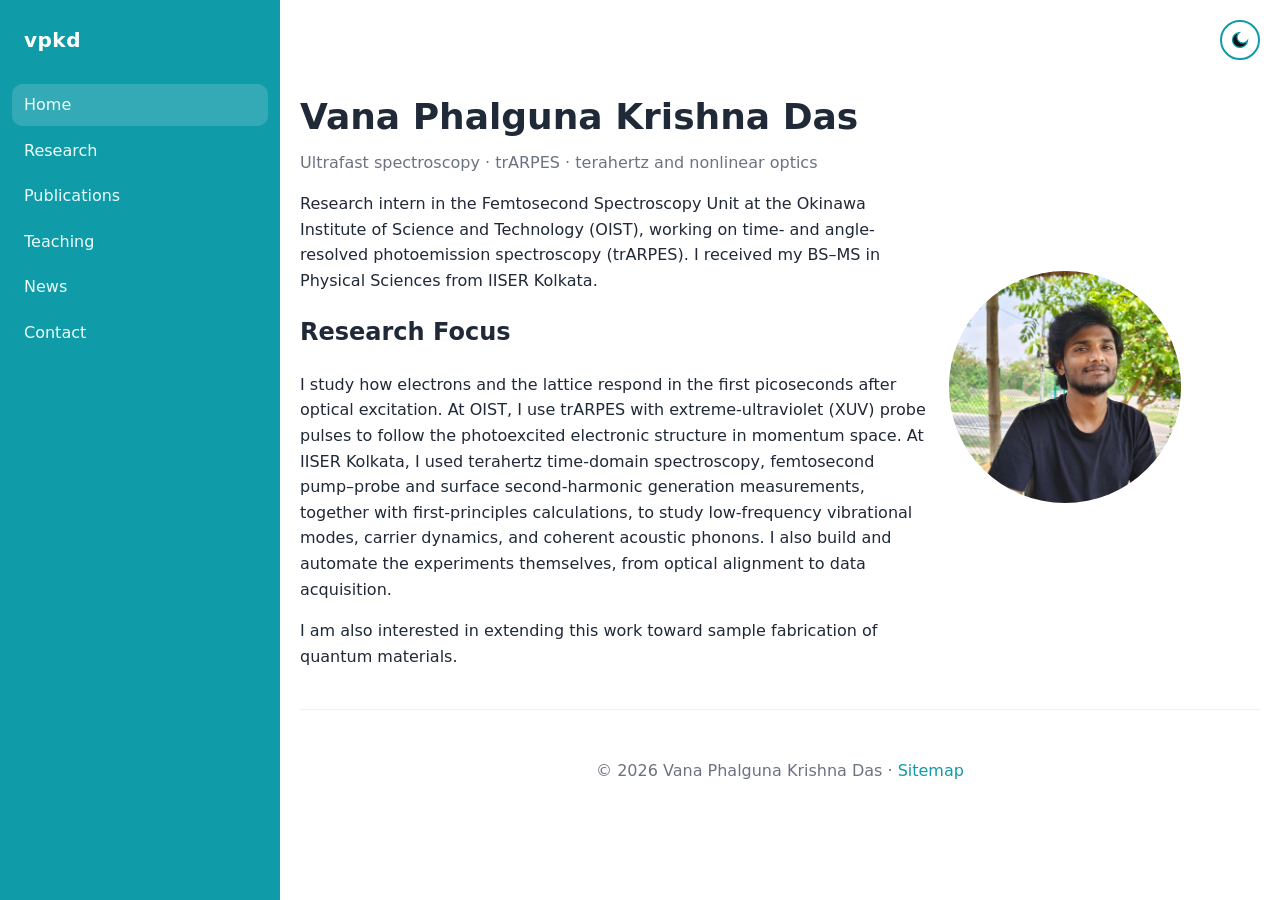
<file: index.html>
<!DOCTYPE html>
<html lang="en">
<head>
  <!-- Google tag (gtag.js) -->
  <script async src="https://www.googletagmanager.com/gtag/js?id=G-P1T9JRPTGV"></script>
  <script>
    window.dataLayer = window.dataLayer || [];
    function gtag(){dataLayer.push(arguments);}
    gtag('js', new Date());

    gtag('config', 'G-P1T9JRPTGV');
  </script>

  <meta name="google-site-verification" content="Y3Ljuwzam-6msIeWU8fvV9PWZimfqEx9jbDsahFK5to" />
  <meta charset="utf-8">
  <meta name="viewport" content="width=device-width, initial-scale=1">

  <meta name="description" content="Vana Phalguna Krishna Das — research intern in ultrafast spectroscopy and trARPES at OIST.">
  <title>Vana Phalguna Krishna Das — Ultrafast Spectroscopy</title>

  <link rel="canonical" href="https://pkdvana.github.io/">

  <meta property="og:title" content="Vana Phalguna Krishna Das — Ultrafast Spectroscopy">
  <meta property="og:description" content="Vana Phalguna Krishna Das — research intern in ultrafast spectroscopy and trARPES at OIST.">
  <meta property="og:type" content="website">
  <meta property="og:url" content="https://pkdvana.github.io/">
  <meta property="og:image" content="https://pkdvana.github.io/assets/headshot.jpeg">

  <script type="application/ld+json">
    {
      "@context": "https://schema.org",
      "@type": "Person",
      "name": "Vana Phalguna Krishna Das",
      "url": "https://pkdvana.github.io",
      "jobTitle": "Research Intern",
      "affiliation": {
        "@type": "Organization",
        "name": "Okinawa Institute of Science and Technology (OIST)"
      },
      "alumniOf": {
        "@type": "CollegeOrUniversity",
        "name": "Indian Institute of Science Education and Research Kolkata"
      },
      "sameAs": [
        "https://github.com/pkdvana",
        "https://scholar.google.com/citations?user=JiD0QJoAAAAJ&hl=en",
        "https://orcid.org/0009-0006-8981-6576"
      ]
    }
  </script>

  <script>
    (function () {
      try {
        if (localStorage.getItem("theme") === "dark") {
          document.documentElement.classList.add("dark");
        }
      } catch {}
    })();
  </script>

  <link rel="stylesheet" href="styles.css">
  <script src="script.js" defer></script>

  <meta
    name="theme-color"
    content="#ffffff"
    media="(prefers-color-scheme: light)"
  >
  <meta
    name="theme-color"
    content="#0b0e12"
    media="(prefers-color-scheme: dark)"
  >
</head>

<body>
  <a class="skip-link" href="#content">Skip to content</a>

  <div class="layout">
    <aside class="sidebar" aria-label="Sidebar">
      <div class="sidebar__top">
        <a
          class="sidebar__brand"
          href="index.html"
          aria-label="Home"
          title="Home"
        >
          vpkd
        </a>
      </div>

      <nav class="side__menu" aria-label="Primary">
        <a
          class="side__link side__link--active"
          href="index.html"
          aria-label="Home"
          aria-current="page"
          title="Home"
        >
          <span class="nav-link-text">Home</span>
        </a>

        <a
          class="side__link"
          href="research.html"
          aria-label="Research"
          title="Research"
        >
          <span class="nav-link-text">Research</span>
        </a>

        <a
          class="side__link"
          href="publications.html"
          aria-label="Publications"
          title="Publications"
        >
          <span class="nav-link-text">Publications</span>
        </a>

        <a
          class="side__link"
          href="teaching.html"
          aria-label="Teaching"
          title="Teaching"
        >
          <span class="nav-link-text">Teaching</span>
        </a>

        <a
          class="side__link"
          href="news.html"
          aria-label="News"
          title="News"
        >
          <span class="nav-link-text">News</span>
        </a>

        <a
          class="side__link"
          href="contact.html"
          aria-label="Contact"
          title="Contact"
        >
          <span class="nav-link-text">Contact</span>
        </a>
      </nav>
    </aside>

    <div class="content container">
      <header class="topbar">
        <button
          class="btn theme-toggle"
          id="themeToggle"
          type="button"
          aria-label="Toggle theme"
          aria-pressed="false"
          title="Dark / Light"
        >
          <svg aria-hidden="true" viewBox="0 0 24 24">
            <path
              class="crescent"
              d="M21 12.79A9 9 0 1 1 11.21 3a 7 7 0 1 0 9.79 9.79z"
            ></path>
          </svg>
        </button>
      </header>

      <main id="content" tabindex="-1">
        <section class="hero">
          <div class="hero__text">
            <h1 class="hero__title">Vana Phalguna Krishna Das</h1>

            <p class="hero__subtitle">
              Ultrafast spectroscopy · trARPES · terahertz and nonlinear optics
            </p>

            <p>
              Research intern in the Femtosecond Spectroscopy Unit at the Okinawa
              Institute of Science and Technology (OIST), working on time- and
              angle-resolved photoemission spectroscopy (trARPES). I received my BS–MS
              in Physical Sciences from IISER Kolkata.
            </p>

            <section aria-labelledby="research-focus-title">
              <h2 id="research-focus-title">Research Focus</h2>

              <p>
                I study how electrons and the lattice respond in the first picoseconds
                after optical excitation. At OIST, I use trARPES with extreme-ultraviolet
                (XUV) probe pulses to follow the photoexcited electronic structure in
                momentum space. At IISER Kolkata, I used terahertz time-domain
                spectroscopy, femtosecond pump–probe and surface second-harmonic
                generation measurements, together with first-principles calculations,
                to study low-frequency vibrational modes, carrier dynamics, and coherent
                acoustic phonons. I also build and automate the experiments themselves,
                from optical alignment to data acquisition.
              </p>
            </section>

            <p>
              I am also interested in extending this work toward sample fabrication
              of quantum materials.
            </p>
          </div>

          <div class="hero__media">
            <img
              class="hero__img"
              src="assets/headshot.jpeg"
              alt="Portrait of Vana Phalguna Krishna Das"
            >
          </div>
        </section>
      </main>

      <footer class="site-footer">
        <p>
          © <span id="year"></span> Vana Phalguna Krishna Das
          · <a href="sitemap.xml">Sitemap</a>
        </p>
      </footer>
    </div>
  </div>
</body>
</html>
</file>
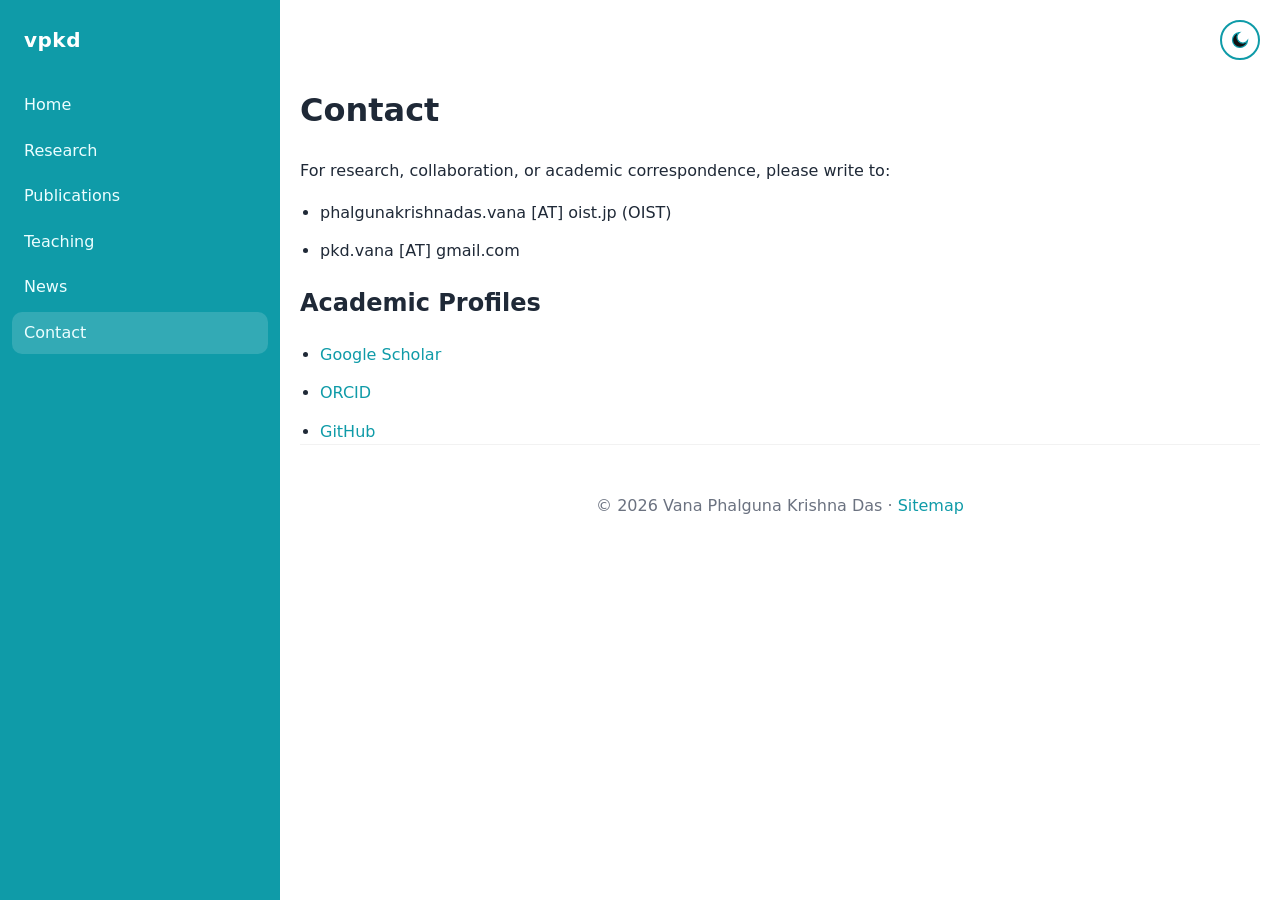
<file: contact.html>
<!DOCTYPE html>
<html lang="en">
<head>
  <!-- Google tag (gtag.js) -->
  <script async src="https://www.googletagmanager.com/gtag/js?id=G-P1T9JRPTGV"></script>
  <script>
    window.dataLayer = window.dataLayer || [];
    function gtag(){dataLayer.push(arguments);}
    gtag('js', new Date());

    gtag('config', 'G-P1T9JRPTGV');
  </script>

  <meta charset="utf-8">
  <meta name="viewport" content="width=device-width, initial-scale=1">

  <meta name="description" content="Contact details and academic profiles of Vana Phalguna Krishna Das.">
  <title>Contact — Vana Phalguna Krishna Das</title>

  <link rel="canonical" href="https://pkdvana.github.io/contact.html">

  <meta property="og:title" content="Contact — Vana Phalguna Krishna Das">
  <meta property="og:description" content="Contact details and academic profiles of Vana Phalguna Krishna Das.">
  <meta property="og:type" content="website">
  <meta property="og:url" content="https://pkdvana.github.io/contact.html">
  <meta property="og:image" content="https://pkdvana.github.io/assets/headshot.jpeg">

  <script type="application/ld+json">
    {
      "@context": "https://schema.org",
      "@type": "Person",
      "name": "Vana Phalguna Krishna Das",
      "url": "https://pkdvana.github.io",
      "sameAs": [
        "https://github.com/pkdvana",
        "https://scholar.google.com/citations?user=JiD0QJoAAAAJ&hl=en",
        "https://orcid.org/0009-0006-8981-6576"
      ]
    }
  </script>

  <script>
    (function () {
      try {
        if (localStorage.getItem("theme") === "dark") {
          document.documentElement.classList.add("dark");
        }
      } catch {}
    })();
  </script>

  <link rel="stylesheet" href="styles.css">
  <script src="script.js" defer></script>

  <meta
    name="theme-color"
    content="#ffffff"
    media="(prefers-color-scheme: light)"
  >
  <meta
    name="theme-color"
    content="#0b0e12"
    media="(prefers-color-scheme: dark)"
  >
</head>

<body>
  <a class="skip-link" href="#content">Skip to content</a>

  <div class="layout">
    <aside class="sidebar" aria-label="Sidebar">
      <div class="sidebar__top">
        <a
          class="sidebar__brand"
          href="index.html"
          aria-label="Home"
          title="Home"
        >
          vpkd
        </a>
      </div>

      <nav class="side__menu" aria-label="Primary">
        <a
          class="side__link"
          href="index.html"
          aria-label="Home"
          title="Home"
        >
          <span class="nav-link-text">Home</span>
        </a>

        <a
          class="side__link"
          href="research.html"
          aria-label="Research"
          title="Research"
        >
          <span class="nav-link-text">Research</span>
        </a>

        <a
          class="side__link"
          href="publications.html"
          aria-label="Publications"
          title="Publications"
        >
          <span class="nav-link-text">Publications</span>
        </a>

        <a
          class="side__link"
          href="teaching.html"
          aria-label="Teaching"
          title="Teaching"
        >
          <span class="nav-link-text">Teaching</span>
        </a>

        <a
          class="side__link"
          href="news.html"
          aria-label="News"
          title="News"
        >
          <span class="nav-link-text">News</span>
        </a>

        <a
          class="side__link side__link--active"
          href="contact.html"
          aria-label="Contact"
          aria-current="page"
          title="Contact"
        >
          <span class="nav-link-text">Contact</span>
        </a>
      </nav>
    </aside>

    <div class="content container">
      <header class="topbar">
        <button
          class="btn theme-toggle"
          id="themeToggle"
          type="button"
          aria-label="Toggle theme"
          aria-pressed="false"
          title="Dark / Light"
        >
          <svg aria-hidden="true" viewBox="0 0 24 24">
            <path
              class="crescent"
              d="M21 12.79A9 9 0 1 1 11.21 3a 7 7 0 1 0 9.79 9.79z"
            ></path>
          </svg>
        </button>
      </header>

      <main id="content" tabindex="-1">
        <h1>Contact</h1>

        <p>
          For research, collaboration, or academic correspondence, please write to:
        </p>

        <ul class="research-list">
          <li>phalgunakrishnadas.vana [AT] oist.jp (OIST)</li>
          <li>pkd.vana [AT] gmail.com</li>
        </ul>

        <h2>Academic Profiles</h2>

        <ul class="research-list">
          <li>
            <a
              href="https://scholar.google.com/citations?user=JiD0QJoAAAAJ&amp;hl=en"
              target="_blank"
              rel="noopener noreferrer"
            >
              Google Scholar
            </a>
          </li>

          <li>
            <a
              href="https://orcid.org/0009-0006-8981-6576"
              target="_blank"
              rel="noopener noreferrer"
            >
              ORCID
            </a>
          </li>

          <li>
            <a
              href="https://github.com/pkdvana"
              target="_blank"
              rel="noopener noreferrer"
            >
              GitHub
            </a>
          </li>
        </ul>
      </main>

      <footer class="site-footer">
        <p>
          © <span id="year"></span> Vana Phalguna Krishna Das
          · <a href="sitemap.xml">Sitemap</a>
        </p>
      </footer>
    </div>
  </div>
</body>
</html>
</file>
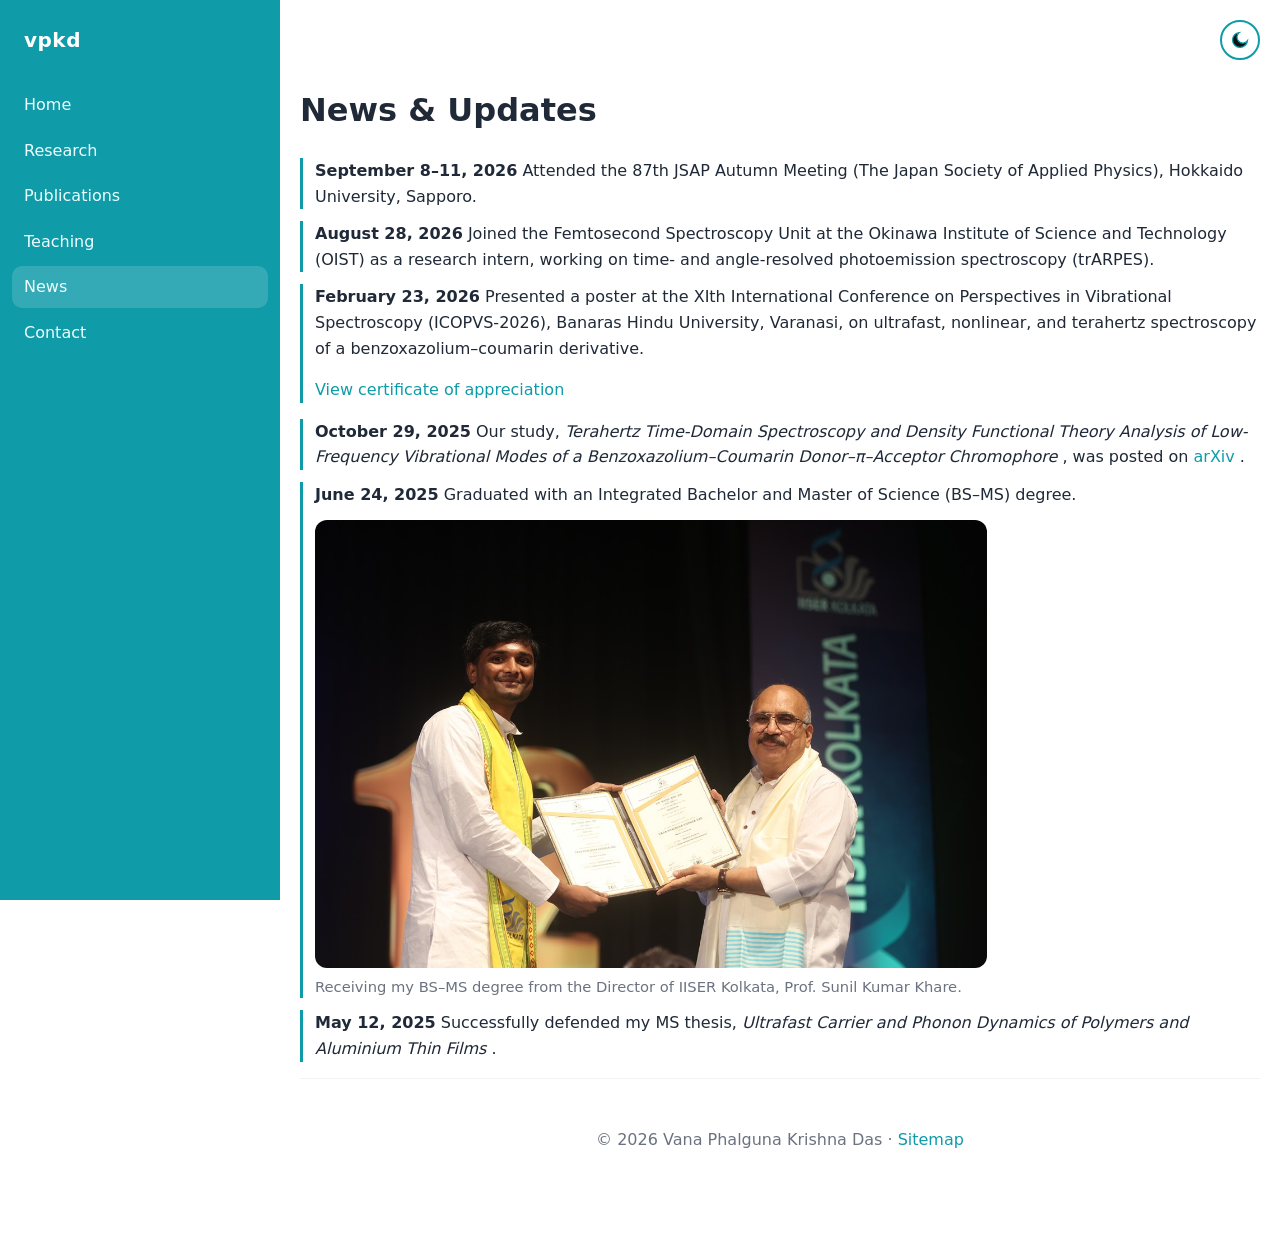
<file: news.html>
<!DOCTYPE html>
<html lang="en">
<head>
  <!-- Google tag (gtag.js) -->
  <script async src="https://www.googletagmanager.com/gtag/js?id=G-P1T9JRPTGV"></script>
  <script>
    window.dataLayer = window.dataLayer || [];
    function gtag(){dataLayer.push(arguments);}
    gtag('js', new Date());

    gtag('config', 'G-P1T9JRPTGV');
  </script>

  <meta charset="utf-8">
  <meta name="viewport" content="width=device-width, initial-scale=1">

  <meta name="description" content="News and updates from Vana Phalguna Krishna Das.">
  <title>News — Vana Phalguna Krishna Das</title>

  <link rel="canonical" href="https://pkdvana.github.io/news.html">

  <meta property="og:title" content="News — Vana Phalguna Krishna Das">
  <meta property="og:description" content="News and updates from Vana Phalguna Krishna Das.">
  <meta property="og:type" content="website">
  <meta property="og:url" content="https://pkdvana.github.io/news.html">
  <meta property="og:image" content="https://pkdvana.github.io/assets/headshot.jpeg">

  <script type="application/ld+json">
    {
      "@context": "https://schema.org",
      "@type": "Person",
      "name": "Vana Phalguna Krishna Das",
      "url": "https://pkdvana.github.io",
      "sameAs": [
        "https://github.com/pkdvana",
        "https://scholar.google.com/citations?user=JiD0QJoAAAAJ&hl=en",
        "https://orcid.org/0009-0006-8981-6576"
      ]
    }
  </script>

  <script>
    (function () {
      try {
        if (localStorage.getItem("theme") === "dark") {
          document.documentElement.classList.add("dark");
        }
      } catch {}
    })();
  </script>

  <link rel="stylesheet" href="styles.css">
  <script src="script.js" defer></script>

  <meta
    name="theme-color"
    content="#ffffff"
    media="(prefers-color-scheme: light)"
  >
  <meta
    name="theme-color"
    content="#0b0e12"
    media="(prefers-color-scheme: dark)"
  >
</head>

<body>
  <a class="skip-link" href="#content">Skip to content</a>

  <div class="layout">
    <aside class="sidebar" aria-label="Sidebar">
      <div class="sidebar__top">
        <a
          class="sidebar__brand"
          href="index.html"
          aria-label="Home"
          title="Home"
        >
          vpkd
        </a>
      </div>

      <nav class="side__menu" aria-label="Primary">
        <a
          class="side__link"
          href="index.html"
          aria-label="Home"
          title="Home"
        >
          <span class="nav-link-text">Home</span>
        </a>

        <a
          class="side__link"
          href="research.html"
          aria-label="Research"
          title="Research"
        >
          <span class="nav-link-text">Research</span>
        </a>

        <a
          class="side__link"
          href="publications.html"
          aria-label="Publications"
          title="Publications"
        >
          <span class="nav-link-text">Publications</span>
        </a>

        <a
          class="side__link"
          href="teaching.html"
          aria-label="Teaching"
          title="Teaching"
        >
          <span class="nav-link-text">Teaching</span>
        </a>

        <a
          class="side__link side__link--active"
          href="news.html"
          aria-label="News"
          aria-current="page"
          title="News"
        >
          <span class="nav-link-text">News</span>
        </a>

        <a
          class="side__link"
          href="contact.html"
          aria-label="Contact"
          title="Contact"
        >
          <span class="nav-link-text">Contact</span>
        </a>
      </nav>
    </aside>

    <div class="content container">
      <header class="topbar">
        <button
          class="btn theme-toggle"
          id="themeToggle"
          type="button"
          aria-label="Toggle theme"
          aria-pressed="false"
          title="Dark / Light"
        >
          <svg aria-hidden="true" viewBox="0 0 24 24">
            <path
              class="crescent"
              d="M21 12.79A9 9 0 1 1 11.21 3a 7 7 0 1 0 9.79 9.79z"
            ></path>
          </svg>
        </button>
      </header>

      <main id="content" tabindex="-1">
        <h1>News &amp; Updates</h1>

        <ul class="timeline">
          <li>
            <strong><time datetime="2026-09-08">September 8–11, 2026</time></strong>
            Attended the 87th JSAP Autumn Meeting (The Japan Society of Applied
            Physics), Hokkaido University, Sapporo.
          </li>

          <li>
            <strong><time datetime="2026-08-28">August 28, 2026</time></strong>
            Joined the Femtosecond Spectroscopy Unit at the Okinawa Institute of
            Science and Technology (OIST) as a research intern, working on time- and
            angle-resolved photoemission spectroscopy (trARPES).
          </li>

          <li>
            <strong><time datetime="2026-02-23">February 23, 2026</time></strong>
            Presented a poster at the XIth International Conference on Perspectives
            in Vibrational Spectroscopy (ICOPVS-2026), Banaras Hindu University,
            Varanasi, on ultrafast, nonlinear, and terahertz spectroscopy of a
            benzoxazolium–coumarin derivative.

            <p>
              <a
                href="assets/ICOPVS-2026-certificate-of-appreciation.png"
                target="_blank"
                rel="noopener noreferrer"
              >
                View certificate of appreciation
              </a>
            </p>
          </li>

          <li>
            <strong><time datetime="2025-10-29">October 29, 2025</time></strong>
            Our study,
            <em>
              Terahertz Time-Domain Spectroscopy and Density Functional Theory
              Analysis of Low-Frequency Vibrational Modes of a
              Benzoxazolium–Coumarin Donor–π–Acceptor Chromophore
            </em>,
            was posted on
            <a
              href="https://arxiv.org/abs/2510.25365"
              target="_blank"
              rel="noopener noreferrer"
            >
              arXiv
            </a>.
          </li>

          <li>
            <strong><time datetime="2025-06-24">June 24, 2025</time></strong>
            Graduated with an Integrated Bachelor and Master of Science
            (BS–MS) degree.

            <figure class="news-photo">
              <img
                src="assets/degree.JPG"
                alt="Receiving BS–MS degree from the Director of IISER Kolkata"
                loading="lazy"
              >
              <figcaption>
                Receiving my BS–MS degree from the Director of IISER Kolkata,
                Prof. Sunil Kumar Khare.
              </figcaption>
            </figure>
          </li>

          <li>
            <strong><time datetime="2025-05-12">May 12, 2025</time></strong>
            Successfully defended my MS thesis,
            <em>
              Ultrafast Carrier and Phonon Dynamics of Polymers and Aluminium
              Thin Films
            </em>.
          </li>
        </ul>
      </main>

      <footer class="site-footer">
        <p>
          © <span id="year"></span> Vana Phalguna Krishna Das
          · <a href="sitemap.xml">Sitemap</a>
        </p>
      </footer>
    </div>
  </div>
</body>
</html>
</file>
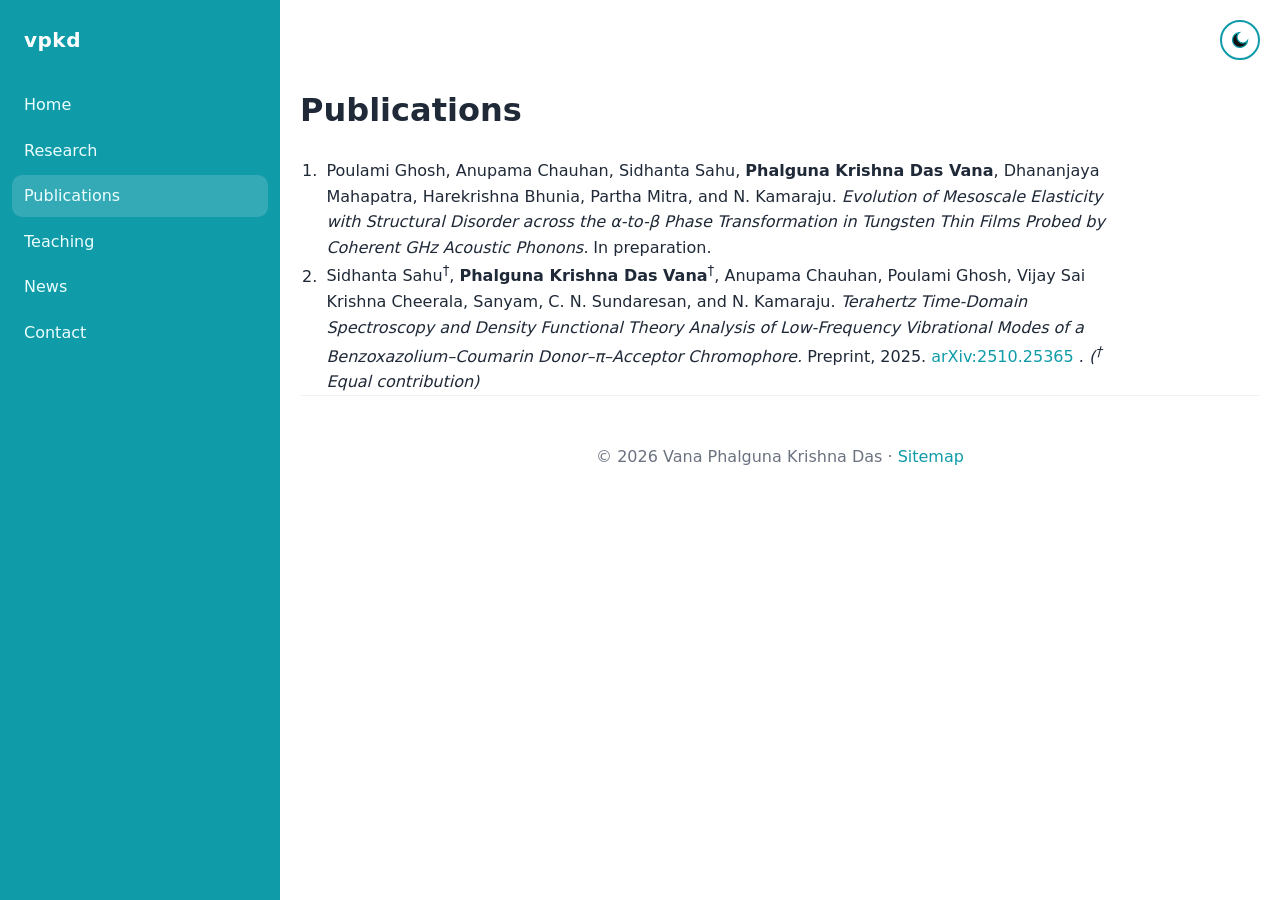
<file: publications.html>
<!DOCTYPE html>
<html lang="en">
<head>
  <!-- Google tag (gtag.js) -->
  <script async src="https://www.googletagmanager.com/gtag/js?id=G-P1T9JRPTGV"></script>
  <script>
    window.dataLayer = window.dataLayer || [];
    function gtag(){dataLayer.push(arguments);}
    gtag('js', new Date());

    gtag('config', 'G-P1T9JRPTGV');
  </script>

  <meta charset="utf-8">
  <meta name="viewport" content="width=device-width, initial-scale=1">

  <meta name="description" content="Publications and preprints of Vana Phalguna Krishna Das.">
  <title>Publications — Vana Phalguna Krishna Das</title>

  <link rel="canonical" href="https://pkdvana.github.io/publications.html">

  <meta property="og:title" content="Publications — Vana Phalguna Krishna Das">
  <meta property="og:description" content="Publications and preprints of Vana Phalguna Krishna Das.">
  <meta property="og:type" content="website">
  <meta property="og:url" content="https://pkdvana.github.io/publications.html">
  <meta property="og:image" content="https://pkdvana.github.io/assets/headshot.jpeg">

  <script type="application/ld+json">
    {
      "@context": "https://schema.org",
      "@type": "Person",
      "name": "Vana Phalguna Krishna Das",
      "url": "https://pkdvana.github.io",
      "sameAs": [
        "https://github.com/pkdvana",
        "https://scholar.google.com/citations?user=JiD0QJoAAAAJ&hl=en",
        "https://orcid.org/0009-0006-8981-6576"
      ]
    }
  </script>

  <script>
    (function () {
      try {
        if (localStorage.getItem("theme") === "dark") {
          document.documentElement.classList.add("dark");
        }
      } catch {}
    })();
  </script>

  <link rel="stylesheet" href="styles.css">
  <script src="script.js" defer></script>

  <meta
    name="theme-color"
    content="#ffffff"
    media="(prefers-color-scheme: light)"
  >
  <meta
    name="theme-color"
    content="#0b0e12"
    media="(prefers-color-scheme: dark)"
  >
</head>

<body>
  <a class="skip-link" href="#content">Skip to content</a>

  <div class="layout">
    <aside class="sidebar" aria-label="Sidebar">
      <div class="sidebar__top">
        <a
          class="sidebar__brand"
          href="index.html"
          aria-label="Home"
          title="Home"
        >
          vpkd
        </a>
      </div>

      <nav class="side__menu" aria-label="Primary">
        <a
          class="side__link"
          href="index.html"
          aria-label="Home"
          title="Home"
        >
          <span class="nav-link-text">Home</span>
        </a>

        <a
          class="side__link"
          href="research.html"
          aria-label="Research"
          title="Research"
        >
          <span class="nav-link-text">Research</span>
        </a>

        <a
          class="side__link side__link--active"
          href="publications.html"
          aria-label="Publications"
          aria-current="page"
          title="Publications"
        >
          <span class="nav-link-text">Publications</span>
        </a>

        <a
          class="side__link"
          href="teaching.html"
          aria-label="Teaching"
          title="Teaching"
        >
          <span class="nav-link-text">Teaching</span>
        </a>

        <a
          class="side__link"
          href="news.html"
          aria-label="News"
          title="News"
        >
          <span class="nav-link-text">News</span>
        </a>

        <a
          class="side__link"
          href="contact.html"
          aria-label="Contact"
          title="Contact"
        >
          <span class="nav-link-text">Contact</span>
        </a>
      </nav>
    </aside>

    <div class="content container">
      <header class="topbar">
        <button
          class="btn theme-toggle"
          id="themeToggle"
          type="button"
          aria-label="Toggle theme"
          aria-pressed="false"
          title="Dark / Light"
        >
          <svg aria-hidden="true" viewBox="0 0 24 24">
            <path
              class="crescent"
              d="M21 12.79A9 9 0 1 1 11.21 3a 7 7 0 1 0 9.79 9.79z"
            ></path>
          </svg>
        </button>
      </header>

      <main id="content" tabindex="-1">
        <h1>Publications</h1>

        <ol class="pub-list">
          <li>
            Poulami Ghosh, Anupama Chauhan, Sidhanta Sahu,
            <strong>Phalguna Krishna Das Vana</strong>, Dhananjaya Mahapatra,
            Harekrishna Bhunia, Partha Mitra, and N. Kamaraju.
            <em>
              Evolution of Mesoscale Elasticity with Structural Disorder across the
              α-to-β Phase Transformation in Tungsten Thin Films Probed by Coherent
              GHz Acoustic Phonons.
            </em>
            In preparation.
          </li>

          <li>
            Sidhanta Sahu<sup>†</sup>,
            <strong>Phalguna Krishna Das Vana</strong><sup>†</sup>,
            Anupama Chauhan, Poulami Ghosh, Vijay Sai Krishna Cheerala,
            Sanyam, C. N. Sundaresan, and N. Kamaraju.
            <em>
              Terahertz Time-Domain Spectroscopy and Density Functional Theory Analysis
              of Low-Frequency Vibrational Modes of a Benzoxazolium–Coumarin
              Donor–π–Acceptor Chromophore.
            </em>
            Preprint, 2025.
            <a
              href="https://arxiv.org/abs/2510.25365"
              target="_blank"
              rel="noopener noreferrer"
            >
              arXiv:2510.25365
            </a>.
            <em>(<sup>†</sup> Equal contribution)</em>
          </li>
        </ol>
      </main>

      <footer class="site-footer">
        <p>
          © <span id="year"></span> Vana Phalguna Krishna Das
          · <a href="sitemap.xml">Sitemap</a>
        </p>
      </footer>
    </div>
  </div>
</body>
</html>
</file>
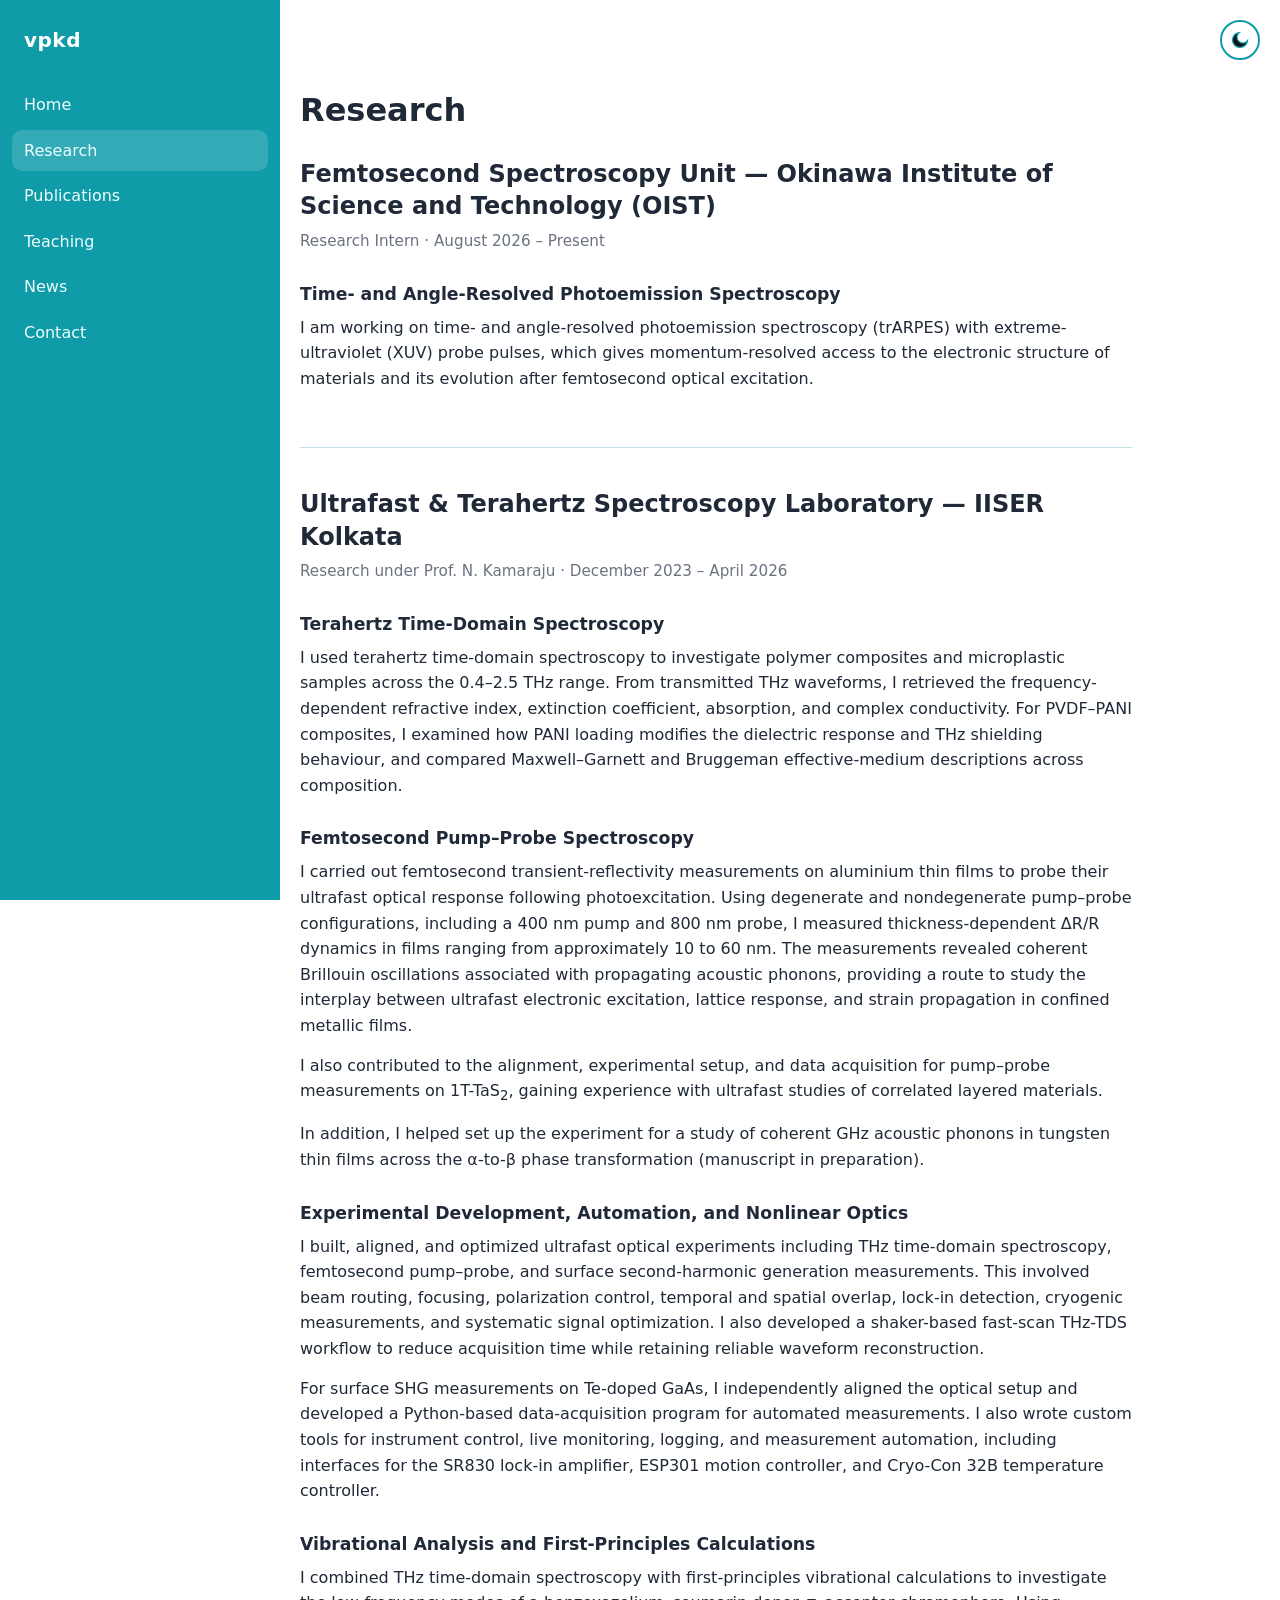
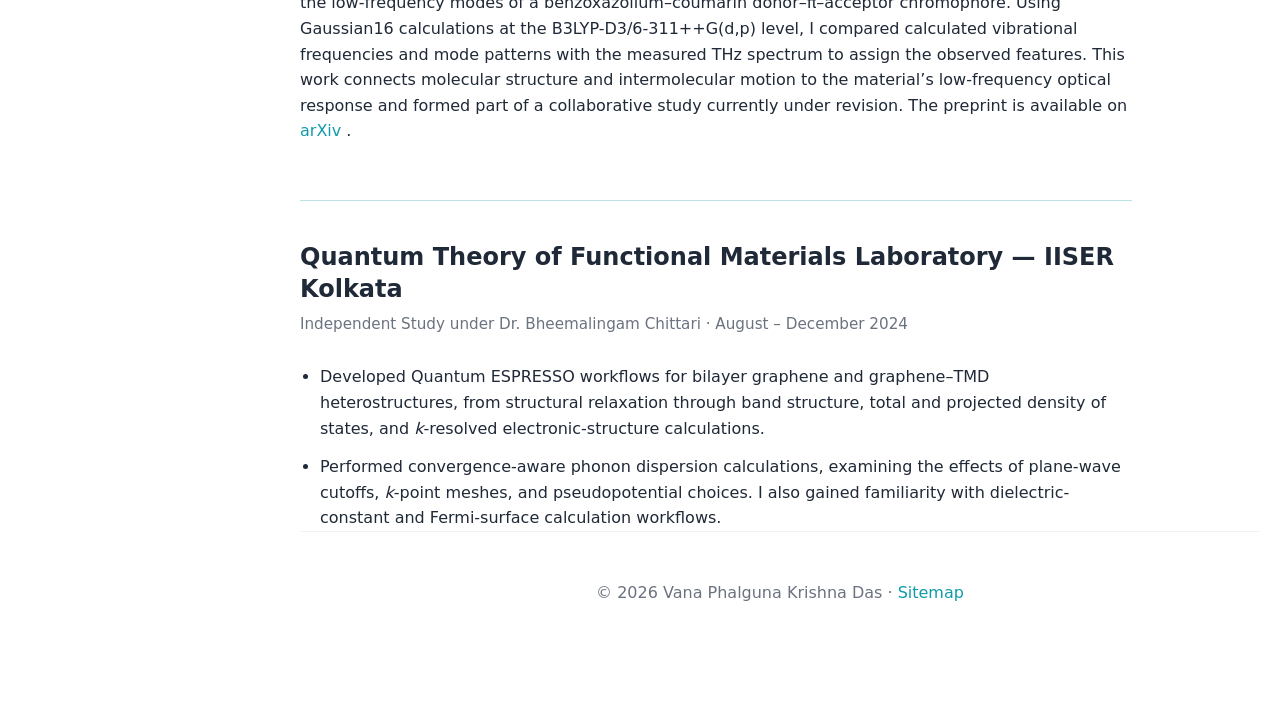
<file: research.html>
<!DOCTYPE html>
<html lang="en">
<head>
  <!-- Google tag (gtag.js) -->
  <script async src="https://www.googletagmanager.com/gtag/js?id=G-P1T9JRPTGV"></script>
  <script>
    window.dataLayer = window.dataLayer || [];
    function gtag(){dataLayer.push(arguments);}
    gtag('js', new Date());

    gtag('config', 'G-P1T9JRPTGV');
  </script>

  <meta charset="utf-8">
  <meta name="viewport" content="width=device-width, initial-scale=1">

  <meta name="description" content="Research of Vana Phalguna Krishna Das: trARPES at OIST, and terahertz, pump–probe, and nonlinear optical spectroscopy at IISER Kolkata.">
  <title>Research — Vana Phalguna Krishna Das</title>

  <link rel="canonical" href="https://pkdvana.github.io/research.html">

  <meta property="og:title" content="Research — Vana Phalguna Krishna Das">
  <meta property="og:description" content="Research of Vana Phalguna Krishna Das: trARPES at OIST, and terahertz, pump–probe, and nonlinear optical spectroscopy at IISER Kolkata.">
  <meta property="og:type" content="website">
  <meta property="og:url" content="https://pkdvana.github.io/research.html">
  <meta property="og:image" content="https://pkdvana.github.io/assets/headshot.jpeg">

  <script type="application/ld+json">
    {
      "@context": "https://schema.org",
      "@type": "Person",
      "name": "Vana Phalguna Krishna Das",
      "url": "https://pkdvana.github.io",
      "sameAs": [
        "https://github.com/pkdvana",
        "https://scholar.google.com/citations?user=JiD0QJoAAAAJ&hl=en",
        "https://orcid.org/0009-0006-8981-6576"
      ]
    }
  </script>

  <script>
    (function () {
      try {
        if (localStorage.getItem("theme") === "dark") {
          document.documentElement.classList.add("dark");
        }
      } catch {}
    })();
  </script>

  <link rel="stylesheet" href="styles.css">
  <script src="script.js" defer></script>

  <meta
    name="theme-color"
    content="#ffffff"
    media="(prefers-color-scheme: light)"
  >
  <meta
    name="theme-color"
    content="#0b0e12"
    media="(prefers-color-scheme: dark)"
  >
</head>

<body>
  <a class="skip-link" href="#content">Skip to content</a>

  <div class="layout">
    <aside class="sidebar" aria-label="Sidebar">
      <div class="sidebar__top">
        <a
          class="sidebar__brand"
          href="index.html"
          aria-label="Home"
          title="Home"
        >
          vpkd
        </a>
      </div>

      <nav class="side__menu" aria-label="Primary">
        <a
          class="side__link"
          href="index.html"
          aria-label="Home"
          title="Home"
        >
          <span class="nav-link-text">Home</span>
        </a>

        <a
          class="side__link side__link--active"
          href="research.html"
          aria-label="Research"
          aria-current="page"
          title="Research"
        >
          <span class="nav-link-text">Research</span>
        </a>

        <a
          class="side__link"
          href="publications.html"
          aria-label="Publications"
          title="Publications"
        >
          <span class="nav-link-text">Publications</span>
        </a>

        <a
          class="side__link"
          href="teaching.html"
          aria-label="Teaching"
          title="Teaching"
        >
          <span class="nav-link-text">Teaching</span>
        </a>

        <a
          class="side__link"
          href="news.html"
          aria-label="News"
          title="News"
        >
          <span class="nav-link-text">News</span>
        </a>

        <a
          class="side__link"
          href="contact.html"
          aria-label="Contact"
          title="Contact"
        >
          <span class="nav-link-text">Contact</span>
        </a>
      </nav>
    </aside>

    <div class="content container">
      <header class="topbar">
        <button
          class="btn theme-toggle"
          id="themeToggle"
          type="button"
          aria-label="Toggle theme"
          aria-pressed="false"
          title="Dark / Light"
        >
          <svg aria-hidden="true" viewBox="0 0 24 24">
            <path
              class="crescent"
              d="M21 12.79A9 9 0 1 1 11.21 3a 7 7 0 1 0 9.79 9.79z"
            ></path>
          </svg>
        </button>
      </header>

      <main id="content" tabindex="-1">
        <h1>Research</h1>

        <section id="research-experience">
          <article class="experience">
            <h2 class="experience__title">
              Femtosecond Spectroscopy Unit — Okinawa Institute of Science and Technology (OIST)
            </h2>

            <p class="experience__meta">
              Research Intern · August 2026 – Present
            </p>

            <section class="research-topic">
              <h3>Time- and Angle-Resolved Photoemission Spectroscopy</h3>

              <p>
                I am working on time- and angle-resolved photoemission spectroscopy
                (trARPES) with extreme-ultraviolet (XUV) probe pulses, which gives
                momentum-resolved access to the electronic structure of materials and
                its evolution after femtosecond optical excitation.
              </p>
            </section>
          </article>

          <article class="experience">
            <h2 class="experience__title">
              Ultrafast &amp; Terahertz Spectroscopy Laboratory — IISER Kolkata
            </h2>

            <p class="experience__meta">
              Research under Prof. N. Kamaraju · December 2023 – April 2026
            </p>

            <section class="research-topic">
              <h3>Terahertz Time-Domain Spectroscopy</h3>

              <p>
                I used terahertz time-domain spectroscopy to investigate polymer composites
                and microplastic samples across the 0.4–2.5 THz range. From transmitted THz
                waveforms, I retrieved the frequency-dependent refractive index, extinction
                coefficient, absorption, and complex conductivity. For PVDF–PANI composites,
                I examined how PANI loading modifies the dielectric response and THz shielding
                behaviour, and compared Maxwell–Garnett and Bruggeman effective-medium
                descriptions across composition.
              </p>
            </section>

            <section class="research-topic">
              <h3>Femtosecond Pump–Probe Spectroscopy</h3>

              <p>
                I carried out femtosecond transient-reflectivity measurements on aluminium thin
                films to probe their ultrafast optical response following photoexcitation. Using
                degenerate and nondegenerate pump–probe configurations, including a 400 nm pump
                and 800 nm probe, I measured thickness-dependent ΔR/R dynamics in films ranging
                from approximately 10 to 60 nm. The measurements revealed coherent Brillouin
                oscillations associated with propagating acoustic phonons, providing a route to
                study the interplay between ultrafast electronic excitation, lattice response,
                and strain propagation in confined metallic films.
              </p>

              <p>
                I also contributed to the alignment, experimental setup, and data acquisition
                for pump–probe measurements on 1T-TaS<sub>2</sub>, gaining experience with
                ultrafast studies of correlated layered materials.
              </p>

              <p>
                In addition, I helped set up the experiment for a study of coherent GHz
                acoustic phonons in tungsten thin films across the α-to-β phase
                transformation (manuscript in preparation).
              </p>
            </section>

            <section class="research-topic">
              <h3>Experimental Development, Automation, and Nonlinear Optics</h3>

              <p>
                I built, aligned, and optimized ultrafast optical experiments including THz
                time-domain spectroscopy, femtosecond pump–probe, and surface
                second-harmonic generation measurements. This involved beam routing, focusing,
                polarization control, temporal and spatial overlap, lock-in detection,
                cryogenic measurements, and systematic signal optimization. I also developed a
                shaker-based fast-scan THz-TDS workflow to reduce acquisition time while
                retaining reliable waveform reconstruction.
              </p>

              <p>
                For surface SHG measurements on Te-doped GaAs, I independently aligned the
                optical setup and developed a Python-based data-acquisition program for
                automated measurements. I also wrote custom tools for instrument control, live
                monitoring, logging, and measurement automation, including interfaces for the
                SR830 lock-in amplifier, ESP301 motion controller, and Cryo-Con 32B temperature
                controller.
              </p>
            </section>

            <section class="research-topic">
              <h3>Vibrational Analysis and First-Principles Calculations</h3>

              <p>
                I combined THz time-domain spectroscopy with first-principles vibrational
                calculations to investigate the low-frequency modes of a
                benzoxazolium–coumarin donor–π–acceptor chromophore. Using Gaussian16
                calculations at the B3LYP-D3/6-311++G(d,p) level, I compared calculated
                vibrational frequencies and mode patterns with the measured THz spectrum to
                assign the observed features. This work connects molecular structure and
                intermolecular motion to the material’s low-frequency optical response and
                formed part of a collaborative study currently under revision. The preprint is
                available on
                <a
                  href="https://arxiv.org/abs/2510.25365"
                  target="_blank"
                  rel="noopener noreferrer"
                >
                  arXiv
                </a>.
              </p>
            </section>
          </article>

          <article class="experience">
            <h2 class="experience__title">
              Quantum Theory of Functional Materials Laboratory — IISER Kolkata
            </h2>

            <p class="experience__meta">
              Independent Study under Dr. Bheemalingam Chittari · August – December 2024
            </p>

            <ul class="research-list">
              <li>
                Developed Quantum ESPRESSO workflows for bilayer graphene and
                graphene–TMD heterostructures, from structural relaxation through band structure,
                total and projected density of states, and <em>k</em>-resolved electronic-structure
                calculations.
              </li>

              <li>
                Performed convergence-aware phonon dispersion calculations, examining the effects
                of plane-wave cutoffs, <em>k</em>-point meshes, and pseudopotential choices. I also
                gained familiarity with dielectric-constant and Fermi-surface calculation
                workflows.
              </li>
            </ul>
          </article>
        </section>
      </main>

      <footer class="site-footer">
        <p>
          © <span id="year"></span> Vana Phalguna Krishna Das
          · <a href="sitemap.xml">Sitemap</a>
        </p>
      </footer>
    </div>
  </div>
</body>
</html>
</file>
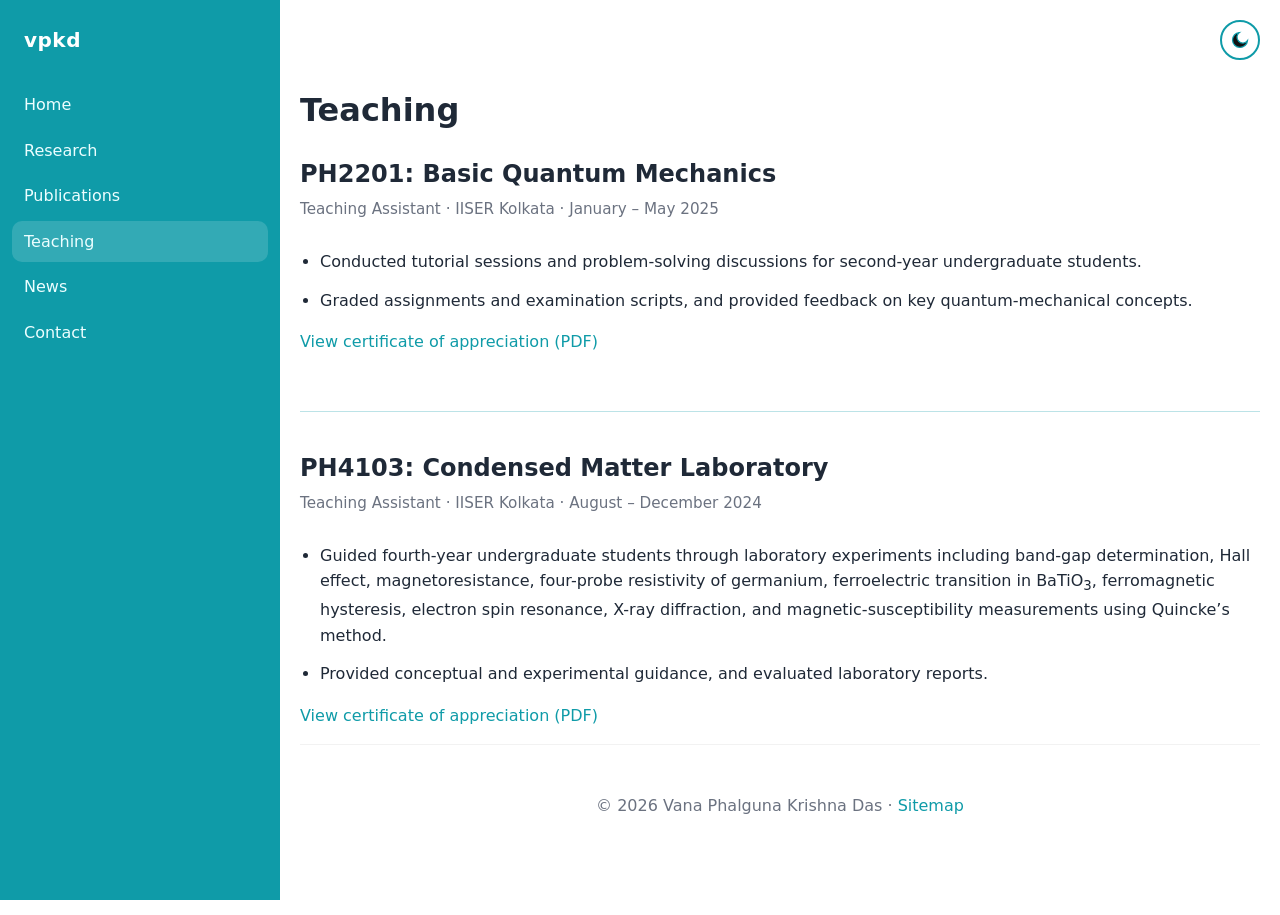
<file: teaching.html>
<!DOCTYPE html>
<html lang="en">
<head>
  <!-- Google tag (gtag.js) -->
  <script async src="https://www.googletagmanager.com/gtag/js?id=G-P1T9JRPTGV"></script>
  <script>
    window.dataLayer = window.dataLayer || [];
    function gtag(){dataLayer.push(arguments);}
    gtag('js', new Date());

    gtag('config', 'G-P1T9JRPTGV');
  </script>

  <meta charset="utf-8">
  <meta name="viewport" content="width=device-width, initial-scale=1">

  <meta name="description" content="Teaching experience of Vana Phalguna Krishna Das at IISER Kolkata.">
  <title>Teaching — Vana Phalguna Krishna Das</title>

  <link rel="canonical" href="https://pkdvana.github.io/teaching.html">

  <meta property="og:title" content="Teaching — Vana Phalguna Krishna Das">
  <meta property="og:description" content="Teaching experience of Vana Phalguna Krishna Das at IISER Kolkata.">
  <meta property="og:type" content="website">
  <meta property="og:url" content="https://pkdvana.github.io/teaching.html">
  <meta property="og:image" content="https://pkdvana.github.io/assets/headshot.jpeg">

  <script type="application/ld+json">
    {
      "@context": "https://schema.org",
      "@type": "Person",
      "name": "Vana Phalguna Krishna Das",
      "url": "https://pkdvana.github.io",
      "sameAs": [
        "https://github.com/pkdvana",
        "https://scholar.google.com/citations?user=JiD0QJoAAAAJ&hl=en",
        "https://orcid.org/0009-0006-8981-6576"
      ]
    }
  </script>

  <script>
    (function () {
      try {
        if (localStorage.getItem("theme") === "dark") {
          document.documentElement.classList.add("dark");
        }
      } catch {}
    })();
  </script>

  <link rel="stylesheet" href="styles.css">
  <script src="script.js" defer></script>

  <meta
    name="theme-color"
    content="#ffffff"
    media="(prefers-color-scheme: light)"
  >
  <meta
    name="theme-color"
    content="#0b0e12"
    media="(prefers-color-scheme: dark)"
  >
</head>

<body>
  <a class="skip-link" href="#content">Skip to content</a>

  <div class="layout">
    <aside class="sidebar" aria-label="Sidebar">
      <div class="sidebar__top">
        <a
          class="sidebar__brand"
          href="index.html"
          aria-label="Home"
          title="Home"
        >
          vpkd
        </a>
      </div>

      <nav class="side__menu" aria-label="Primary">
        <a
          class="side__link"
          href="index.html"
          aria-label="Home"
          title="Home"
        >
          <span class="nav-link-text">Home</span>
        </a>

        <a
          class="side__link"
          href="research.html"
          aria-label="Research"
          title="Research"
        >
          <span class="nav-link-text">Research</span>
        </a>

        <a
          class="side__link"
          href="publications.html"
          aria-label="Publications"
          title="Publications"
        >
          <span class="nav-link-text">Publications</span>
        </a>

        <a
          class="side__link side__link--active"
          href="teaching.html"
          aria-label="Teaching"
          aria-current="page"
          title="Teaching"
        >
          <span class="nav-link-text">Teaching</span>
        </a>

        <a
          class="side__link"
          href="news.html"
          aria-label="News"
          title="News"
        >
          <span class="nav-link-text">News</span>
        </a>

        <a
          class="side__link"
          href="contact.html"
          aria-label="Contact"
          title="Contact"
        >
          <span class="nav-link-text">Contact</span>
        </a>
      </nav>
    </aside>

    <div class="content container">
      <header class="topbar">
        <button
          class="btn theme-toggle"
          id="themeToggle"
          type="button"
          aria-label="Toggle theme"
          aria-pressed="false"
          title="Dark / Light"
        >
          <svg aria-hidden="true" viewBox="0 0 24 24">
            <path
              class="crescent"
              d="M21 12.79A9 9 0 1 1 11.21 3a 7 7 0 1 0 9.79 9.79z"
            ></path>
          </svg>
        </button>
      </header>

      <main id="content" tabindex="-1">
        <h1>Teaching</h1>

        <section id="teaching">
          <article class="experience">
            <h2 class="experience__title">PH2201: Basic Quantum Mechanics</h2>

            <p class="experience__meta">
              Teaching Assistant · IISER Kolkata · January – May 2025
            </p>

            <ul class="research-list">
              <li>
                Conducted tutorial sessions and problem-solving discussions for
                second-year undergraduate students.
              </li>

              <li>
                Graded assignments and examination scripts, and provided feedback on
                key quantum-mechanical concepts.
              </li>
            </ul>

            <p>
              <a
                href="assets/TA-S-25-PH2201-20MS074.pdf"
                target="_blank"
                rel="noopener noreferrer"
              >
                View certificate of appreciation (PDF)
              </a>
            </p>
          </article>

          <article class="experience">
            <h2 class="experience__title">PH4103: Condensed Matter Laboratory</h2>

            <p class="experience__meta">
              Teaching Assistant · IISER Kolkata · August – December 2024
            </p>

            <ul class="research-list">
              <li>
                Guided fourth-year undergraduate students through laboratory experiments
                including band-gap determination, Hall effect, magnetoresistance,
                four-probe resistivity of germanium, ferroelectric transition in
                BaTiO<sub>3</sub>, ferromagnetic hysteresis, electron spin resonance,
                X-ray diffraction, and magnetic-susceptibility measurements using
                Quincke’s method.
              </li>

              <li>
                Provided conceptual and experimental guidance, and evaluated laboratory
                reports.
              </li>
            </ul>

            <p>
              <a
                href="assets/TA-A-24-PH4103-20MS074.pdf"
                target="_blank"
                rel="noopener noreferrer"
              >
                View certificate of appreciation (PDF)
              </a>
            </p>
          </article>
        </section>
      </main>

      <footer class="site-footer">
        <p>
          © <span id="year"></span> Vana Phalguna Krishna Das
          · <a href="sitemap.xml">Sitemap</a>
        </p>
      </footer>
    </div>
  </div>
</body>
</html>
</file>
<file: styles.css>
:root {
  --color-bg: #ffffff;
  --color-fg: #1f2937;
  --color-muted: #6b7280;
  --color-teal: #0f9ba8;
  --focus: 2px dashed var(--color-teal);
  --container: 1100px;
  --sidebar: 280px;
  --moon-fill: #111;
}

html.dark {
  --color-bg: #0b0e12;
  --color-fg: #e5e7eb;
  --color-muted: #9ca3af;
  --moon-fill: #fff;
}

* {
  box-sizing: border-box;
}

html {
  scroll-behavior: smooth;
}

body {
  margin: 0;
  font-family:
    system-ui,
    -apple-system,
    "Segoe UI",
    Roboto,
    Cantarell,
    "Helvetica Neue",
    Arial,
    sans-serif;
  background: var(--color-bg);
  color: var(--color-fg);
  line-height: 1.6;
}

a {
  color: var(--color-teal);
  text-decoration: none;
}

a:hover {
  text-decoration: underline;
}

img {
  display: block;
  max-width: 100%;
  height: auto;
}

:focus-visible {
  outline: var(--focus);
  outline-offset: 3px;
}

/* Main layout */

.layout {
  display: flex;
  min-height: 100vh;
}

.sidebar {
  position: sticky;
  top: 0;
  align-self: flex-start;
  display: flex;
  flex-direction: column;
  gap: 0.5rem;
  width: var(--sidebar);
  min-height: 100vh;
  padding: 0.75rem;
  background: var(--color-teal);
  color: #fff;
}

.sidebar__top {
  padding: 12px;
}

.sidebar__brand {
  display: inline-block;
  color: #fff;
  font-size: 1.25rem;
  font-weight: 900;
  letter-spacing: 0.5px;
}

.side__menu {
  display: flex;
  flex-direction: column;
  gap: 0.25rem;
  margin-top: 0.5rem;
}

.side__link {
  display: block;
  padding: 0.5rem 0.75rem;
  border-radius: 10px;
  color: #ecfeff;
}

.side__link--active,
.side__link:hover {
  background: rgba(255, 255, 255, 0.15);
  text-decoration: none;
}

.sidebar a:focus-visible {
  outline-color: #fff;
}

.content {
  flex: 1;
  min-width: 0;
  max-width: var(--container);
  padding: 1rem 1.25rem 3rem;
}

.container {
  margin: 0 auto;
}

/* Accessibility */

.skip-link {
  position: absolute;
  top: auto;
  left: -9999px;
  width: 1px;
  height: 1px;
  overflow: hidden;
}

.skip-link:focus {
  position: static;
  width: auto;
  height: auto;
  padding: 0.5rem;
  background: var(--color-teal);
  color: #fff;
}

.sr-only {
  position: absolute;
  width: 1px;
  height: 1px;
  padding: 0;
  margin: -1px;
  overflow: hidden;
  clip: rect(0, 0, 0, 0);
  white-space: nowrap;
  border: 0;
}

/* Buttons */

.btn {
  display: inline-flex;
  align-items: center;
  justify-content: center;
  gap: 8px;
  padding: 8px 10px;
  border: 1px solid transparent;
  border-radius: 999px;
  background: var(--color-teal);
  color: #fff;
  font-weight: 600;
  box-shadow: 0 2px 12px rgba(0, 0, 0, 0.12);
  cursor: pointer;
}

.btn:hover {
  filter: brightness(0.95);
  text-decoration: none;
}

/* Theme switcher */

.topbar {
  position: sticky;
  top: 0;
  z-index: 50;
  display: flex;
  align-items: center;
  justify-content: flex-end;
  height: 48px;
  padding: 0 16px;
  background: transparent;
}

.theme-toggle {
  position: fixed;
  top: 20px;
  right: 20px;
  z-index: 1200;
  display: grid;
  width: 40px;
  height: 40px;
  padding: 0;
  border: 2px solid var(--color-teal);
  border-radius: 9999px;
  background: transparent;
  box-shadow: none;
  line-height: 0;
  place-items: center;
}

.theme-toggle svg {
  display: block;
  width: 20px;
  height: 20px;
}

.theme-toggle .crescent {
  fill: var(--moon-fill);
  stroke: var(--color-teal);
  stroke-width: 1.5;
}

.theme-toggle:hover {
  background: rgba(15, 155, 168, 0.08);
  filter: none;
}

.theme-toggle:active {
  transform: scale(0.98);
}

/* Homepage */

.hero {
  display: grid;
  grid-template-columns: 1fr;
  gap: 1rem;
  align-items: center;
  padding: 1.5rem 0;
}

.hero__title {
  margin: 0 0 0.25rem;
  font-size: clamp(1.6rem, 3vw, 2.25rem);
}

.hero__subtitle {
  margin: 0 0 1rem;
  color: var(--color-muted);
}

.hero__img {
  display: block;
  flex-shrink: 0;
  width: clamp(140px, 22vw, 240px);
  height: clamp(140px, 22vw, 240px);
  border: 4px solid rgba(255, 255, 255, 0.2);
  border-radius: 50%;
  object-fit: cover;
  object-position: center;
}

/* General grids */

.grid {
  display: grid;
  grid-template-columns: 1fr;
  gap: 1.25rem;
}

/* Timeline */

.timeline {
  padding: 0;
  list-style: none;
}

.timeline li {
  margin: 0.75rem 0;
  padding-left: 0.75rem;
  border-left: 3px solid var(--color-teal);
}

/* Footer */

.site-footer {
  padding: 2rem 0;
  border-top: 1px solid rgba(0, 0, 0, 0.05);
  color: var(--color-muted);
  text-align: center;
}

/* Back-to-top button */

.back-to-top {
  position: fixed;
  right: 24px;
  bottom: 24px;
  z-index: 999;
  display: none;
  align-items: center;
  justify-content: center;
  width: 48px;
  height: 48px;
  border: 0;
  border-radius: 999px;
  background: var(--color-teal);
  color: #fff;
  box-shadow: 0 4px 16px rgba(0, 0, 0, 0.15);
  cursor: pointer;
}

.back-to-top svg {
  width: 22px;
  height: 22px;
  fill: currentColor;
}

.back-to-top:hover {
  transform: translateY(-1px);
}

.back-to-top:focus-visible {
  outline-color: #fff;
}

/* Desktop layout */

@media (min-width: 900px) {
  .hero {
    grid-template-columns: 2fr 1fr;
  }

  .grid {
    grid-template-columns: 2fr 1fr;
  }
}

/* Mobile and tablet layout */

@media (max-width: 899px) {
  .layout {
    flex-direction: column;
  }

  .sidebar {
    position: static;
    width: 100%;
    min-height: auto;
    padding: 0.5rem 0.75rem 0.65rem;
    gap: 0.25rem;
    border-bottom: 3px solid rgba(255, 255, 255, 0.25);
  }

  .sidebar__top {
    padding: 0.25rem 0.5rem;
    padding-right: 3.5rem;
  }

  .side__menu {
    flex-direction: row;
    flex-wrap: wrap;
    gap: 0.25rem;
    margin-top: 0;
  }

  .side__link {
    padding: 0.4rem 0.6rem;
    font-size: 0.92rem;
    line-height: 1.25;
  }

  .content {
    width: 100%;
    max-width: none;
    min-width: 0;
    padding: 0.75rem 1rem 2rem;
  }

  .topbar {
    position: static;
    height: 0;
    padding: 0;
  }

  .theme-toggle {
    top: 0.55rem;
    right: 0.75rem;
    width: 36px;
    height: 36px;
    border-color: rgba(255, 255, 255, 0.9);
    background: rgba(255, 255, 255, 0.1);
  }

  .theme-toggle .crescent {
    stroke: #ffffff;
  }

  .theme-toggle:hover {
    background: rgba(255, 255, 255, 0.2);
  }

  .hero {
    gap: 1.25rem;
    padding: 1rem 0;
  }

  .hero__media {
    order: -1;
    justify-self: center;
  }

  .hero__img {
    width: clamp(120px, 34vw, 160px);
    height: clamp(120px, 34vw, 160px);
  }

  .back-to-top {
    right: 1rem;
    bottom: 1rem;
    width: 44px;
    height: 44px;
  }
}

/* Shared content components */

#research-experience {
  max-width: 52rem;
}

.experience + .experience {
  margin-top: 3.5rem;
  padding-top: 2.5rem;
  border-top: 1px solid rgba(15, 155, 168, 0.28);
}

.experience__title {
  margin: 0;
  font-size: clamp(1.25rem, 2vw, 1.5rem);
  line-height: 1.35;
}

.experience__meta {
  margin: 0.4rem 0 1.75rem;
  color: var(--color-muted);
  font-size: 0.95rem;
}

.research-topic {
  margin-top: 1.75rem;
}

.research-topic h3 {
  margin: 0;
  font-size: 1.08rem;
  line-height: 1.4;
}

.research-topic p {
  margin: 0.55rem 0 0;
}

.research-topic p + p {
  margin-top: 0.9rem;
}

.research-list {
  margin: 0;
  padding-left: 1.25rem;
}

.research-list li + li {
  margin-top: 0.8rem;
}

/* Publications page */

.pub-list {
  max-width: 52rem;
  margin: 0;
  padding-left: 1.4rem;
}

.pub-list li {
  padding-left: 0.25rem;
}

/* News page */

.news-photo {
  max-width: 42rem;
  margin: 0.75rem 0 0;
}

.news-photo img {
  width: 100%;
  border-radius: 0.75rem;
}

.news-photo figcaption {
  margin-top: 0.45rem;
  color: var(--color-muted);
  font-size: 0.92rem;
}
</file>
